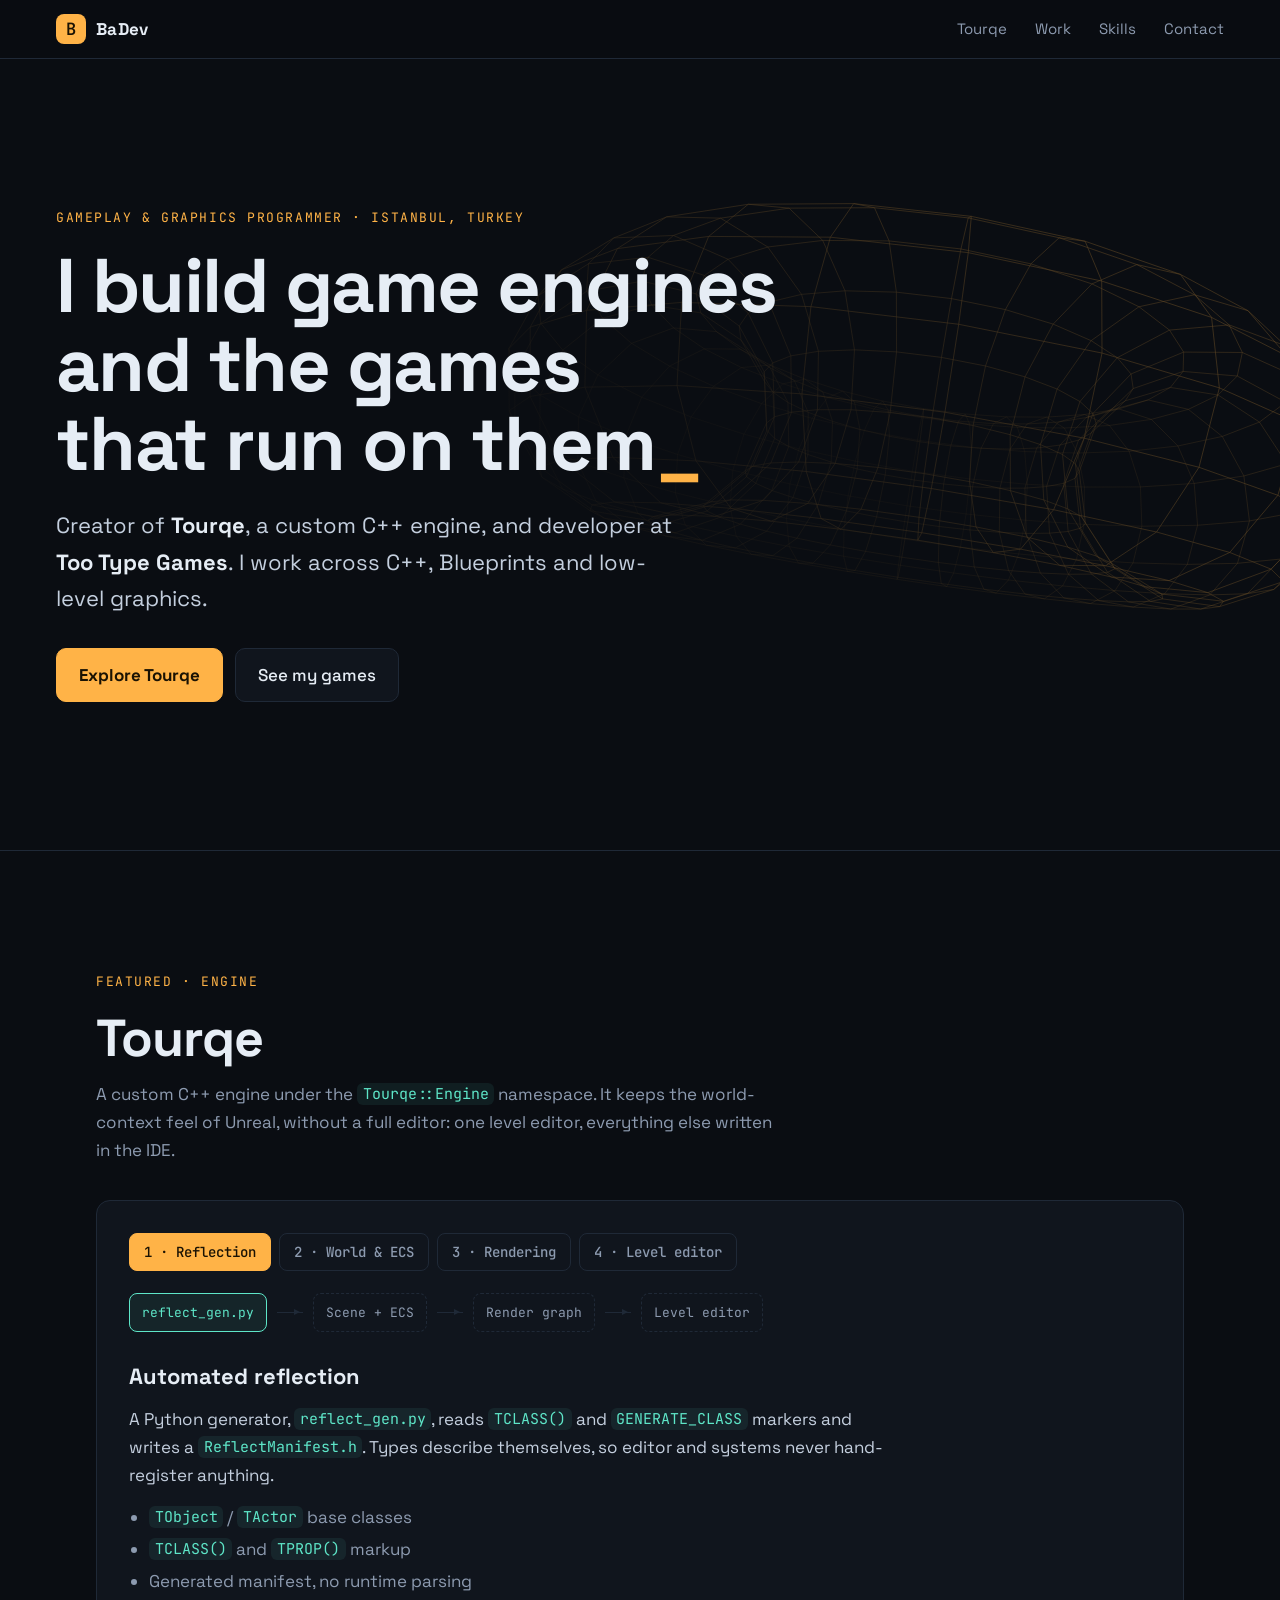
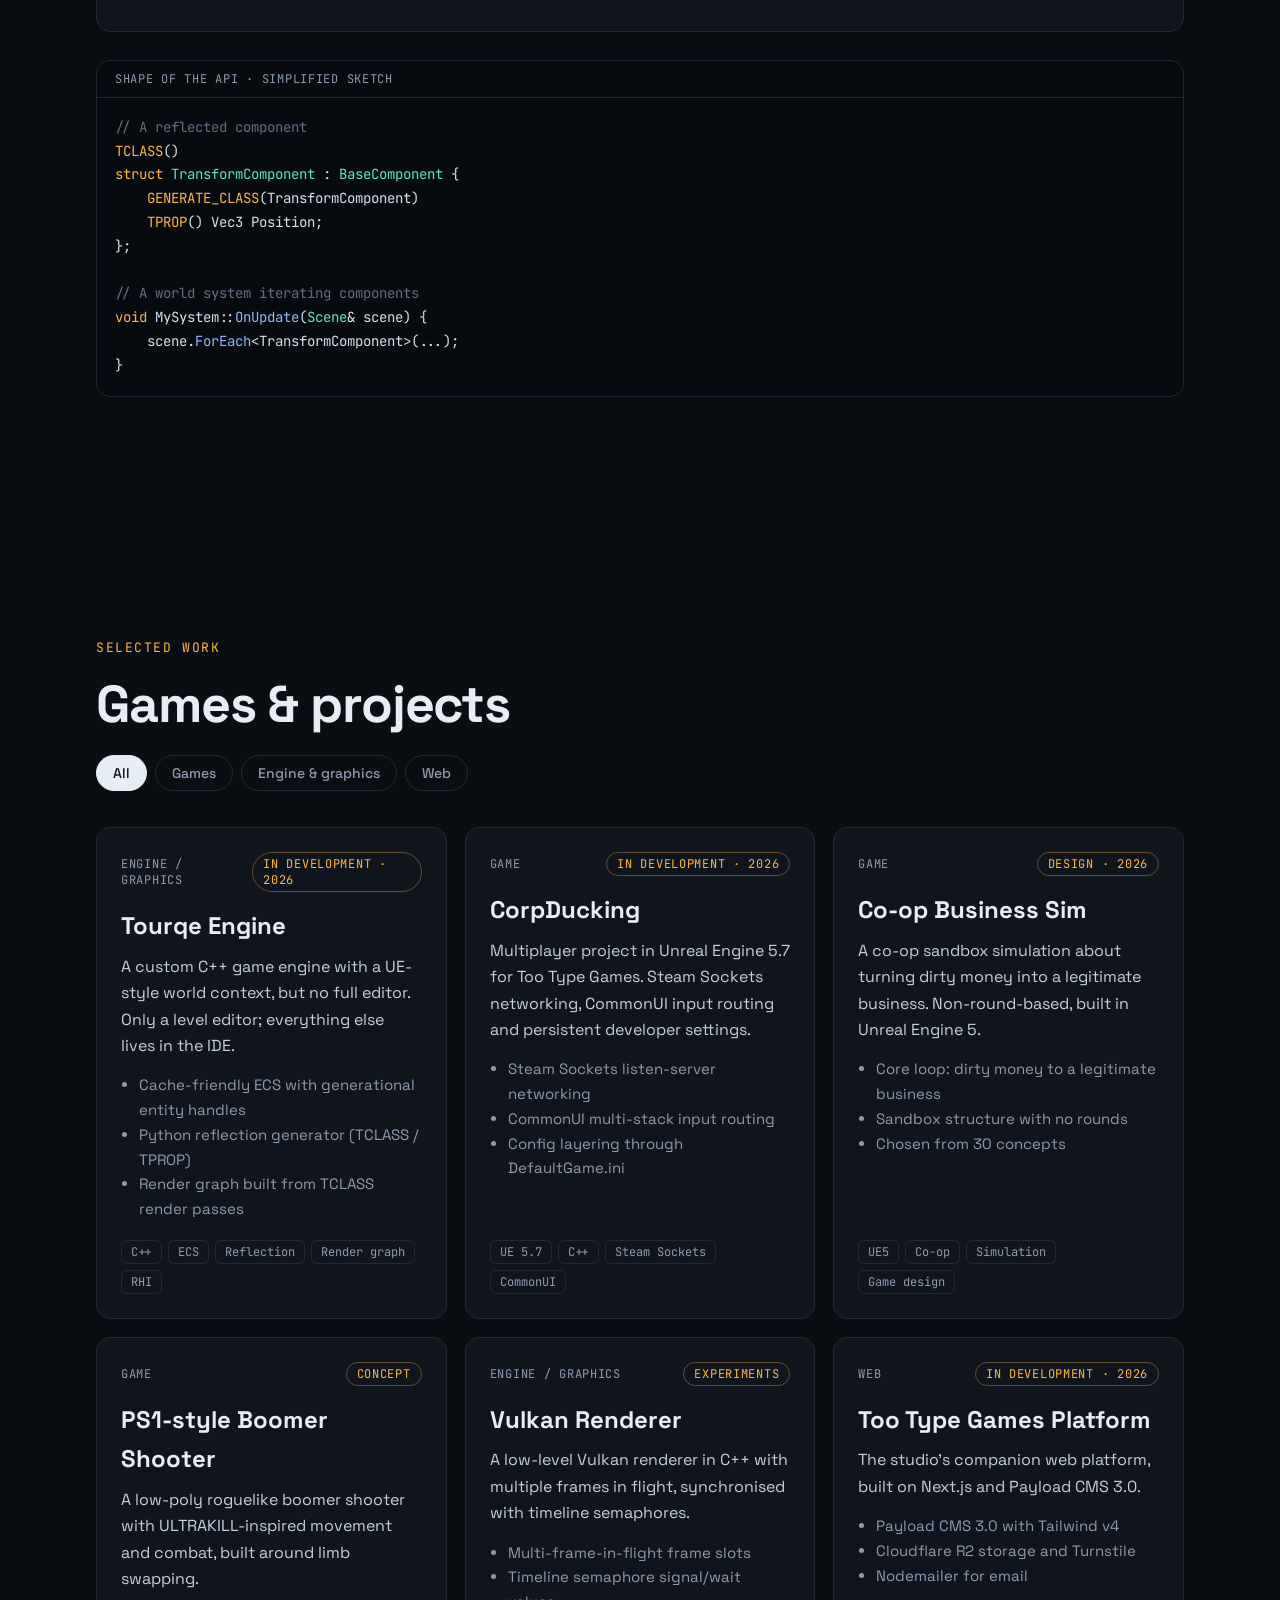
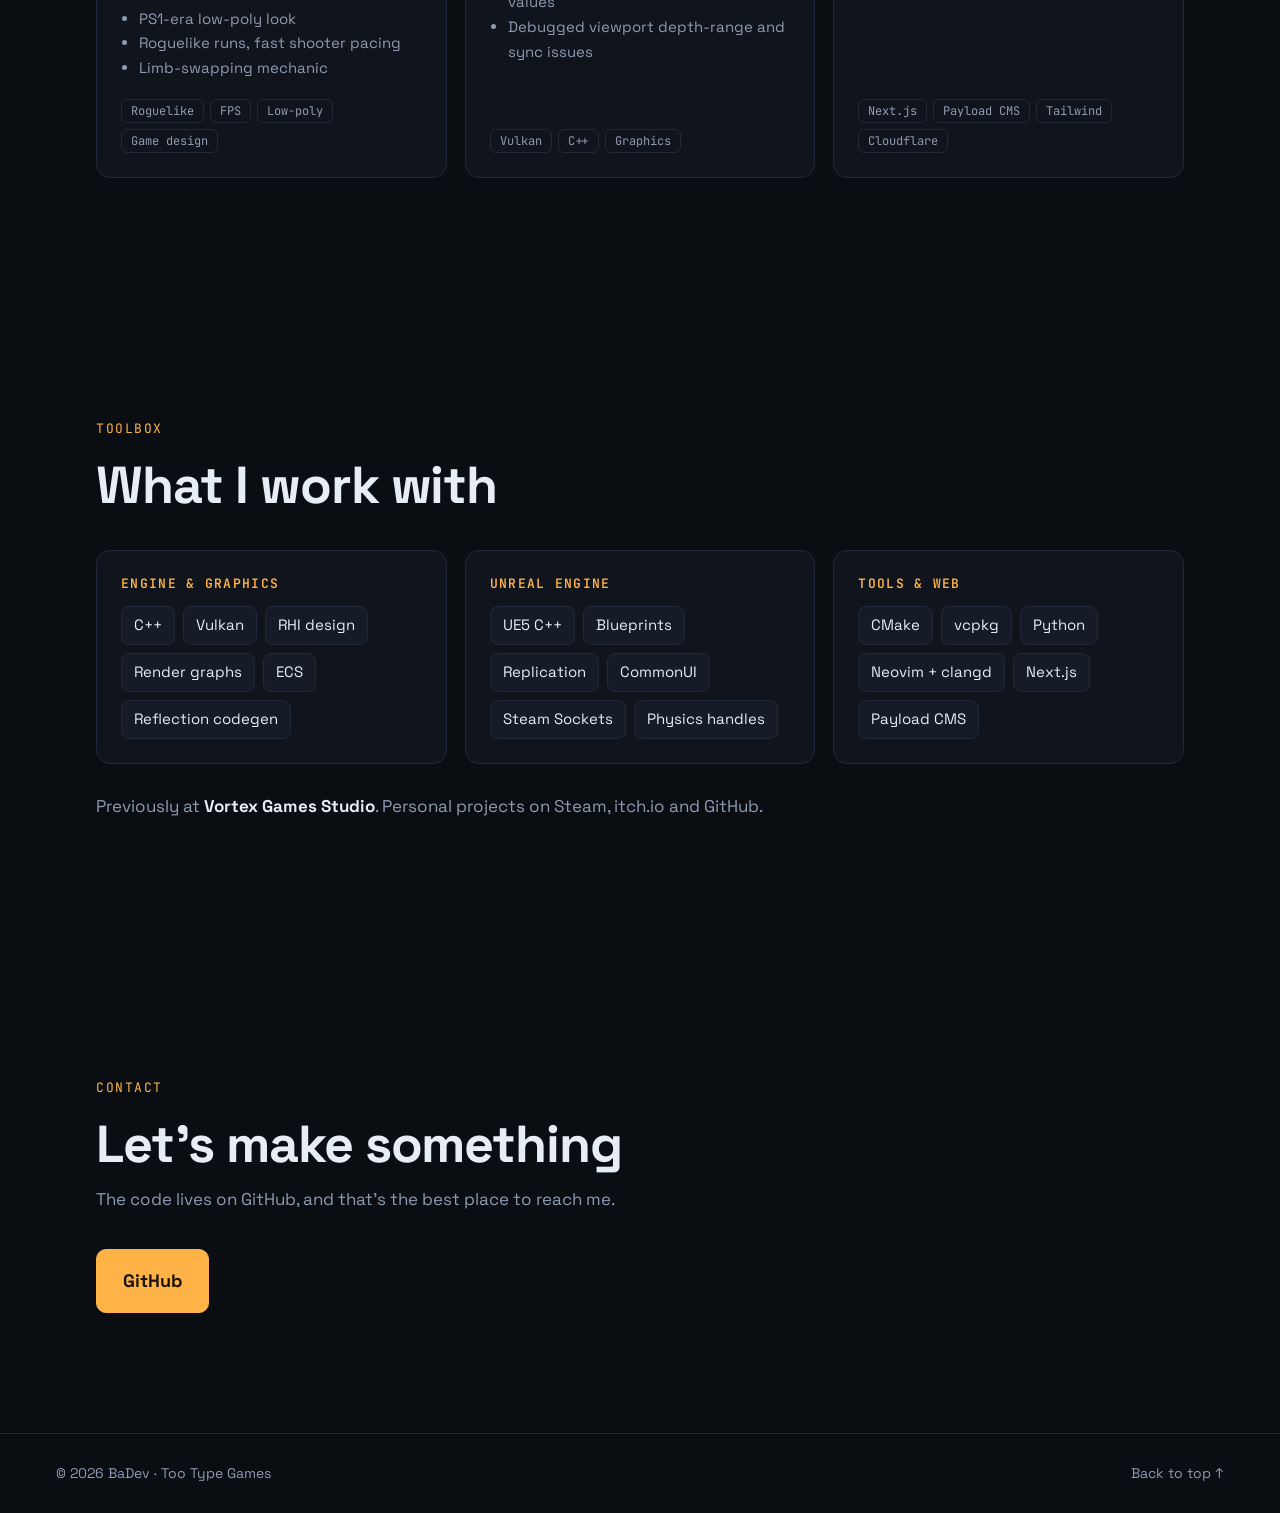
<file: BaDev550.github.io/index.html>
<!doctype html>
<html lang="en">
<head>
  <meta charset="utf-8">
  <meta name="viewport" content="width=device-width, initial-scale=1">
  <title>BaDev | Gameplay & Graphics Programmer</title>
  <meta name="description" content="BaDev, gameplay and graphics programmer from Istanbul. Building the Tourqe C++ engine and games at Too Type Games.">
  <meta name="theme-color" content="#0a0d12">
  <meta property="og:title" content="BaDev | Gameplay & Graphics Programmer">
  <meta property="og:description" content="Tourqe engine, Unreal Engine games and low-level graphics.">
  <meta property="og:type" content="website">
  <link rel="icon" href="data:image/svg+xml,%3Csvg xmlns='http://www.w3.org/2000/svg' viewBox='0 0 64 64'%3E%3Crect width='64' height='64' rx='14' fill='%230a0d12'/%3E%3Cpath d='M14 18h36v8H36v22h-8V26H14z' fill='%23ffb347'/%3E%3C/svg%3E">
  <link rel="preconnect" href="https://fonts.googleapis.com">
  <link rel="preconnect" href="https://fonts.gstatic.com" crossorigin>
  <link href="https://fonts.googleapis.com/css2?family=JetBrains+Mono:wght@400;600&family=Space+Grotesk:wght@400;500;700&display=swap" rel="stylesheet">
  <link rel="stylesheet" href="css/style.css">
</head>
<body>
  <a class="skip" href="#main">Skip to content</a>

  <header class="nav" id="top">
    <a class="brand" href="#top" aria-label="BaDev home"><span class="brand-mark">B</span><span>BaDev</span></a>
    <nav aria-label="Primary">
      <a href="#tourqe">Tourqe</a>
      <a href="#work">Work</a>
      <a href="#skills">Skills</a>
      <a href="#contact">Contact</a>
    </nav>
  </header>

  <main id="main">
    <!-- HERO -->
    <section class="hero">
      <canvas id="wire" aria-hidden="true"></canvas>
      <div class="hero-inner">
        <p class="eyebrow">Gameplay &amp; graphics programmer · <span id="loc">Istanbul</span></p>
        <h1>I build game engines<br>and the games<br>that run on them<span class="cursor" aria-hidden="true">_</span></h1>
        <p class="lead">
          Creator of <strong>Tourqe</strong>, a custom C++ engine, and developer at
          <strong id="studio">Too Type Games</strong>. I work across C++, Blueprints
          and low-level graphics.
        </p>
        <div class="cta">
          <a class="btn primary" href="#tourqe">Explore Tourqe</a>
          <a class="btn" href="#work">See my games</a>
        </div>
      </div>
    </section>

    <!-- TOURQE -->
    <section id="tourqe" class="section">
      <div class="head">
        <p class="eyebrow">Featured · engine</p>
        <h2>Tourqe</h2>
        <p class="sub">
          A custom C++ engine under the <code>Tourqe::Engine</code> namespace. It keeps the
          world-context feel of Unreal, without a full editor: one level editor, everything
          else written in the IDE.
        </p>
      </div>

      <div class="arch">
        <div class="arch-tabs" role="tablist" aria-label="Tourqe architecture layers">
          <button role="tab" aria-selected="true" data-tab="reflection">1 · Reflection</button>
          <button role="tab" aria-selected="false" data-tab="world">2 · World &amp; ECS</button>
          <button role="tab" aria-selected="false" data-tab="render">3 · Rendering</button>
          <button role="tab" aria-selected="false" data-tab="editor">4 · Level editor</button>
        </div>

        <div class="arch-flow" aria-hidden="true">
          <span class="node" data-node="reflection">reflect_gen.py</span><i></i>
          <span class="node" data-node="world">Scene + ECS</span><i></i>
          <span class="node" data-node="render">Render graph</span><i></i>
          <span class="node" data-node="editor">Level editor</span>
        </div>

        <div class="arch-panels">
          <article class="panel" id="tab-reflection" role="tabpanel">
            <h3>Automated reflection</h3>
            <p>A Python generator, <code>reflect_gen.py</code>, reads <code>TCLASS()</code> and <code>GENERATE_CLASS</code> markers and writes a <code>ReflectManifest.h</code>. Types describe themselves, so editor and systems never hand-register anything.</p>
            <ul>
              <li><code>TObject</code> / <code>TActor</code> base classes</li>
              <li><code>TCLASS()</code> and <code>TPROP()</code> markup</li>
              <li>Generated manifest, no runtime parsing</li>
            </ul>
          </article>
          <article class="panel" id="tab-world" role="tabpanel" hidden>
            <h3>Scene, entities and components</h3>
            <p><code>Scene</code> wraps an <code>EntityFactory</code> (generational handles, a 256-component signature bitset) and a <code>ComponentRegistry</code> of per-type storage, sparse-set style and keyed by <code>std::type_index</code>.</p>
            <ul>
              <li>Cache-friendly component storage</li>
              <li><code>ForEach&lt;Ts...&gt;</code> iteration on <code>Scene</code></li>
              <li><code>WorldSubsystem</code> owns the active scene; <code>System</code> classes run <code>OnUpdate(Scene&amp;)</code></li>
            </ul>
          </article>
          <article class="panel" id="tab-render" role="tabpanel" hidden>
            <h3>Render graph</h3>
            <p><code>RenderSubsystem</code> only initialises the RHI. Scene drawing lives in <code>SceneRenderer2DSystem</code>, a world system that builds passes as <code>TCLASS</code> <code>RenderPass</code> subclasses, ordered with <code>Depends&lt;&gt;</code>.</p>
            <ul>
              <li>RHI init separated from scene rendering</li>
              <li>Passes declare dependencies, the graph orders them</li>
              <li>Built on my Vulkan renderer experience</li>
            </ul>
          </article>
          <article class="panel" id="tab-editor" role="tabpanel" hidden>
            <h3>Level editor only</h3>
            <p>The editor is deliberately small. It creates entities through <code>WorldSubsystem</code>'s active scene, and all other tooling stays in code. That keeps the engine fast to iterate on and easy to reason about.</p>
            <ul>
              <li>Entities created via the active scene</li>
              <li>Components exposed by reflection</li>
              <li>No full editor to maintain</li>
            </ul>
          </article>
        </div>
      </div>

      <figure class="code">
        <figcaption><span>Shape of the API · simplified sketch</span></figcaption>
<pre><code><span class="c">// A reflected component</span>
<span class="k">TCLASS</span>()
<span class="k">struct</span> <span class="t">TransformComponent</span> : <span class="t">BaseComponent</span> {
    <span class="k">GENERATE_CLASS</span>(TransformComponent)
    <span class="k">TPROP</span>() Vec3 Position;
};

<span class="c">// A world system iterating components</span>
<span class="k">void</span> MySystem::<span class="f">OnUpdate</span>(<span class="t">Scene</span>&amp; scene) {
    scene.<span class="f">ForEach</span>&lt;TransformComponent&gt;(...);
}</code></pre>
      </figure>
    </section>

    <!-- WORK -->
    <section id="work" class="section">
      <div class="head">
        <p class="eyebrow">Selected work</p>
        <h2>Games &amp; projects</h2>
        <div class="filters" role="group" aria-label="Filter projects">
          <button class="chip active" data-filter="all">All</button>
          <button class="chip" data-filter="game">Games</button>
          <button class="chip" data-filter="engine">Engine &amp; graphics</button>
          <button class="chip" data-filter="web">Web</button>
        </div>
      </div>
      <div class="grid" id="projects"></div>
    </section>

    <!-- SKILLS -->
    <section id="skills" class="section">
      <div class="head">
        <p class="eyebrow">Toolbox</p>
        <h2>What I work with</h2>
      </div>
      <div class="skills" id="skill-groups"></div>
      <p class="prior">Previously at <strong>Vortex Games Studio</strong>. Personal projects on Steam, itch.io and GitHub.</p>
    </section>

    <!-- CONTACT -->
    <section id="contact" class="section contact">
      <div class="head">
        <p class="eyebrow">Contact</p>
        <h2>Let's make something</h2>
        <p class="sub">The code lives on GitHub, and that's the best place to reach me.</p>
      </div>
      <div class="links" id="contact-links"></div>
    </section>
  </main>

  <footer class="foot">
    <span>© <span id="year"></span> BaDev · Too Type Games</span>
    <a href="#top">Back to top ↑</a>
  </footer>

  <script src="data/portfolio.js"></script>
  <script src="js/main.js"></script>
</body>
</html>
</file>
<file: BaDev550.github.io/css/style.css>
:root {
  --bg: #0a0d12;
  --panel: #10151d;
  --panel-2: #151c27;
  --line: #1f2937;
  --text: #e6edf5;
  --muted: #8d9bb0;
  --accent: #ffb347;
  --accent-ink: #1a1203;
  --mint: #5ee6c8;
  --radius: 14px;
  --mono: "JetBrains Mono", ui-monospace, Menlo, Consolas, monospace;
  --sans: "Space Grotesk", system-ui, -apple-system, "Segoe UI", sans-serif;
}
* { box-sizing: border-box; }
html { scroll-behavior: smooth; scroll-padding-top: 72px; }
body {
  margin: 0; background: var(--bg); color: var(--text);
  font: 400 17px/1.65 var(--sans); -webkit-font-smoothing: antialiased;
}
a { color: inherit; }
code { font-family: var(--mono); font-size: .88em; color: var(--mint); background: rgba(94, 230, 200, .08); padding: .1em .38em; border-radius: 6px; }
.skip { position: absolute; left: -999px; top: 8px; background: var(--accent); color: var(--accent-ink); padding: 8px 14px; border-radius: 8px; z-index: 100; }
.skip:focus { left: 8px; }
:focus-visible { outline: 2px solid var(--mint); outline-offset: 3px; border-radius: 6px; }

/* NAV */
.nav {
  position: sticky; top: 0; z-index: 50; display: flex; justify-content: space-between; align-items: center;
  padding: 14px clamp(16px, 5vw, 56px); background: rgba(10, 13, 18, .82); backdrop-filter: blur(12px);
  border-bottom: 1px solid var(--line);
}
.brand { display: flex; align-items: center; gap: 10px; text-decoration: none; font-weight: 700; letter-spacing: .02em; }
.brand-mark { display: grid; place-items: center; width: 30px; height: 30px; border-radius: 8px; background: var(--accent); color: var(--accent-ink); font-family: var(--mono); font-weight: 600; }
.nav nav { display: flex; gap: clamp(12px, 3vw, 28px); }
.nav nav a { text-decoration: none; color: var(--muted); font-size: 15px; transition: color .2s; }
.nav nav a:hover { color: var(--text); }

/* HERO */
.hero { position: relative; min-height: 88vh; display: flex; align-items: center; overflow: hidden; border-bottom: 1px solid var(--line); }
#wire { position: absolute; inset: 0; width: 100%; height: 100%; opacity: .55; }
.hero::after { content: ""; position: absolute; inset: 0; background: radial-gradient(ellipse at 20% 50%, rgba(10,13,18,.92) 20%, rgba(10,13,18,.35) 70%); pointer-events: none; }
.hero-inner { position: relative; z-index: 1; padding: 80px clamp(16px, 5vw, 56px); max-width: 880px; }
.eyebrow { font-family: var(--mono); font-size: 13px; letter-spacing: .12em; text-transform: uppercase; color: var(--accent); margin: 0 0 18px; }
h1 { font-size: clamp(38px, 7vw, 76px); line-height: 1.04; letter-spacing: -.02em; margin: 0 0 24px; font-weight: 700; }
.cursor { color: var(--accent); animation: blink 1.1s steps(1) infinite; }
@keyframes blink { 50% { opacity: 0; } }
.lead { font-size: clamp(18px, 2.2vw, 22px); color: #c4cfde; max-width: 620px; margin: 0 0 32px; }
.lead strong { color: var(--text); }
.cta { display: flex; flex-wrap: wrap; gap: 12px; }
.btn {
  display: inline-block; padding: 12px 22px; border-radius: 10px; border: 1px solid var(--line); background: var(--panel);
  text-decoration: none; font-weight: 500; transition: transform .15s, border-color .2s, background .2s;
}
.btn:hover { transform: translateY(-2px); border-color: var(--muted); }
.btn.primary { background: var(--accent); color: var(--accent-ink); border-color: var(--accent); font-weight: 700; }
.btn.primary:hover { background: #ffc470; }

/* SECTIONS */
.section { padding: clamp(64px, 10vw, 120px) clamp(16px, 5vw, 56px); max-width: 1200px; margin: 0 auto; }
.head { margin-bottom: 36px; }
h2 { font-size: clamp(32px, 5vw, 52px); letter-spacing: -.02em; margin: 0 0 12px; line-height: 1.1; }
.sub { color: var(--muted); max-width: 680px; margin: 0; }
.reveal { opacity: 0; transform: translateY(18px); transition: opacity .6s ease, transform .6s ease; }
.reveal.in { opacity: 1; transform: none; }

/* ARCHITECTURE */
.arch { background: var(--panel); border: 1px solid var(--line); border-radius: var(--radius); padding: clamp(16px, 3vw, 32px); }
.arch-tabs { display: flex; flex-wrap: wrap; gap: 8px; margin-bottom: 22px; }
.arch-tabs button {
  font: 500 14px var(--mono); padding: 9px 14px; border-radius: 8px; border: 1px solid var(--line);
  background: transparent; color: var(--muted); cursor: pointer; transition: all .2s;
}
.arch-tabs button:hover { color: var(--text); }
.arch-tabs button[aria-selected="true"] { background: var(--accent); color: var(--accent-ink); border-color: var(--accent); }
.arch-flow { display: flex; align-items: center; flex-wrap: wrap; gap: 10px; margin-bottom: 26px; font-family: var(--mono); font-size: 13px; }
.arch-flow .node { padding: 8px 12px; border-radius: 8px; border: 1px dashed var(--line); color: var(--muted); transition: all .25s; }
.arch-flow .node.on { border: 1px solid var(--mint); color: var(--mint); background: rgba(94,230,200,.07); }
.arch-flow i { width: 26px; height: 1px; background: var(--line); position: relative; }
.arch-flow i::after { content: ""; position: absolute; right: 0; top: -3px; border: 3.5px solid transparent; border-left: 6px solid var(--line); }
.panel h3 { margin: 0 0 10px; font-size: 22px; }
.panel p { color: #c4cfde; margin: 0 0 14px; max-width: 760px; }
.panel ul { margin: 0; padding-left: 20px; color: var(--muted); }
.panel li { margin: 4px 0; }
.panel:not([hidden]) { animation: fade .35s ease; }
@keyframes fade { from { opacity: 0; transform: translateY(6px); } to { opacity: 1; transform: none; } }

.code { margin: 28px 0 0; background: #070a0e; border: 1px solid var(--line); border-radius: var(--radius); overflow: hidden; }
.code figcaption { padding: 10px 18px; border-bottom: 1px solid var(--line); font: 12px var(--mono); color: var(--muted); letter-spacing: .06em; text-transform: uppercase; }
.code pre { margin: 0; padding: 18px; overflow-x: auto; font: 14px/1.7 var(--mono); }
.code code { background: none; padding: 0; color: #d8e1ee; font-size: inherit; }
.code .c { color: #5f6f86; } .code .k { color: var(--accent); } .code .t { color: var(--mint); } .code .f { color: #8fb8ff; }

/* PROJECTS */
.filters { display: flex; flex-wrap: wrap; gap: 8px; margin-top: 22px; }
.chip { font: 500 14px var(--sans); padding: 8px 16px; border-radius: 999px; border: 1px solid var(--line); background: transparent; color: var(--muted); cursor: pointer; transition: all .2s; }
.chip:hover { color: var(--text); }
.chip.active { background: var(--text); color: var(--bg); border-color: var(--text); }
.grid { display: grid; grid-template-columns: repeat(auto-fill, minmax(320px, 1fr)); gap: 18px; }
.card {
  display: flex; flex-direction: column; background: var(--panel); border: 1px solid var(--line); border-radius: var(--radius);
  padding: 24px; transition: transform .2s, border-color .2s, background .2s;
}
.card:hover { transform: translateY(-4px); border-color: #2c3a4f; background: var(--panel-2); }
.card.hide { display: none; }
.card-top { display: flex; justify-content: space-between; align-items: center; gap: 12px; margin-bottom: 14px; font: 12px var(--mono); letter-spacing: .06em; text-transform: uppercase; }
.kind { color: var(--muted); }
.status { color: var(--accent); border: 1px solid rgba(255,179,71,.35); padding: 3px 10px; border-radius: 999px; }
.card h3 { margin: 0 0 8px; font-size: 24px; }
.card p { margin: 0 0 14px; color: #c4cfde; font-size: 16px; }
.card ul { margin: 0 0 18px; padding-left: 18px; color: var(--muted); font-size: 15px; }
.tags { display: flex; flex-wrap: wrap; gap: 6px; margin-top: auto; }
.tag { font: 12px var(--mono); color: var(--muted); border: 1px solid var(--line); padding: 3px 9px; border-radius: 6px; }
.card-links { display: flex; gap: 14px; margin-top: 16px; }
.card-links a { color: var(--mint); text-decoration: none; font-weight: 500; font-size: 15px; }
.card-links a:hover { text-decoration: underline; }

/* SKILLS */
.skills { display: grid; grid-template-columns: repeat(auto-fit, minmax(260px, 1fr)); gap: 18px; }
.skill-group { background: var(--panel); border: 1px solid var(--line); border-radius: var(--radius); padding: 24px; }
.skill-group h3 { margin: 0 0 14px; font: 600 13px var(--mono); letter-spacing: .1em; text-transform: uppercase; color: var(--accent); }
.skill-group ul { list-style: none; margin: 0; padding: 0; display: flex; flex-wrap: wrap; gap: 8px; }
.skill-group li { padding: 6px 12px; border-radius: 8px; background: var(--panel-2); border: 1px solid var(--line); font-size: 15px; }
.prior { margin-top: 28px; color: var(--muted); }
.prior strong { color: var(--text); }

/* CONTACT */
.links { display: flex; flex-wrap: wrap; gap: 14px; }
.links .btn { padding: 16px 26px; font-size: 18px; }

.foot { display: flex; justify-content: space-between; flex-wrap: wrap; gap: 12px; padding: 28px clamp(16px, 5vw, 56px); border-top: 1px solid var(--line); color: var(--muted); font-size: 14px; }
.foot a { text-decoration: none; }
.foot a:hover { color: var(--text); }

@media (max-width: 560px) {
  body { font-size: 16px; }
  .nav nav a:first-child { display: none; }
  .grid { grid-template-columns: 1fr; }
}
@media (prefers-reduced-motion: reduce) {
  html { scroll-behavior: auto; }
  .cursor { animation: none; }
  .reveal { opacity: 1; transform: none; transition: none; }
  .panel:not([hidden]) { animation: none; }
}
</file>
